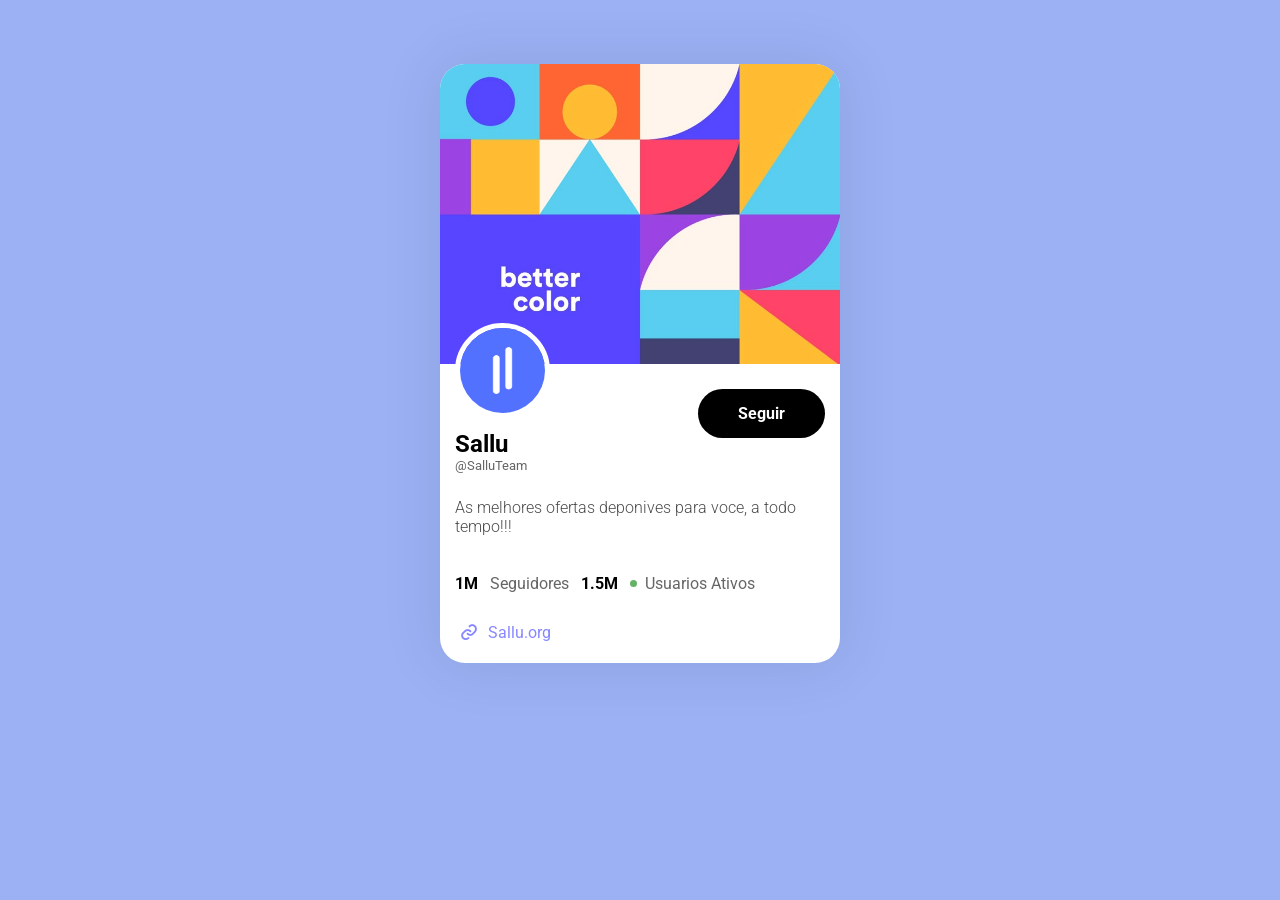
<file: index.html>
<!DOCTYPE html>
<html lang="pt-br">

<head>
    <meta charset="UTF-8">
    <meta name="viewport" content="width=device-width, initial-scale=1.0">
    <link rel="stylesheet" href="css/css.css">
    <link href='https://unpkg.com/boxicons@2.1.4/css/boxicons.min.css' rel='stylesheet'>
    <title>Meu card</title>
</head>

<body>
    <main>
        <article>
            <img src="img/capanova.bmp" class="article-capa-img" alt="article-content">
            <div class="div-btn-logo">
                <div class="user-img-content">
                    <img src="img/Sallu logos.png" alt="user-img">

                    <div class="div-p-user">
                        <h2 id="">Sallu</h2>
                        <p>@SalluTeam</p>
                    </div>
                </div>

                <button>Seguir</button>

            </div>
            <div class="div-content">
                <p class="p-descrisao"> As melhores ofertas deponives para voce, a todo tempo!!! </p>
                <div class="div-rolo">
                    <div class="div-rolo-1">
                        <span id="span-seguindo"></span>
                        <p>Seguidores </p>
                    </div>
                    <div class="div-rolo-1">
                        <span>1.5M</span>
                        <p><span class="span-c"></span> Usuarios Ativos</p>
                    </div>
                </div>
                <div class="div-span-link">
                    <a href="">
                        <i class='bx bx-link'></i> Sallu.org
                    </a>
                </div>
            </div>
        </article>
    </main>

    <script src="js/js.js"></script>
</body>

</html>
</file>
<file: css/css.css>
@import url('https://fonts.googleapis.com/css2?family=Roboto:ital,wght@0,100..900;1,100..900&family=Sen:wght@400..800&display=swap');


* {
    margin: 0;
    padding: 0;
    box-sizing: border-box;
    font-family: "Roboto", serif;
}

:root {

    
    --article_background-color: white;

}

body {
    
   background-color: rgba(79, 118, 237, 0.563);
   
    

}

article {
    margin: 5% auto;
    box-shadow: 0 0 60px 5px rgba(0, 0, 0, 0.083);
    background-color: var(--article_background-color);
    width: 100%;
    max-width: 400px;

    border-radius: 25px;
    

}


article .article-capa-img {
   
    border-radius: 25px 25px 0 0;
    width: 100%;

}

article .div-btn-logo {
    display: flex;
    justify-content: space-between;
    padding: 15PX;
    border-radius: 20px 20px 0 0;
    width: 100%;

}



article .div-btn-logo .user-img-content {
    background-color: transparent;
    position: relative;
    bottom: 60px;
}

article .div-btn-logo .user-img-content h2 {
    font-weight: bolder;
    font-size: x-large;
}

article .div-btn-logo .user-img-content p {
    opacity: 0.6;
    font-size: small;
}

article .div-btn-logo .user-img-content img {
    border-radius: 50%;
    margin-bottom: 8px;
    width: 95px;
    border: 5px solid white;

}

article .div-btn-logo button {
    cursor: pointer;
    display: flex;
    align-self: center;
    border: none;
    border-radius: 25px;
    padding: 15px 40px;
    font-weight: bold;
    background-color: black;
    color: rgb(255, 255, 255);
    position: relative;
    bottom: 45px;
    font-size: medium;
}



article .p-descrisao {
    padding: 0 15px;
    position: relative;
    bottom: 50px;
    opacity: 0.7;
    font-weight: 300;
}

article .div-rolo {
    position: relative;
    bottom: 20px;
    padding: 8px 15px;
    display: flex;
    justify-content: flex-start;
    align-items: center;
    gap: 12px;
}

article .div-rolo span {
    display: flex;
    justify-self: center;
    font-weight: bolder;
}

article .div-rolo p {
    opacity: 0.6;
}

article .div-rolo-1 {

    display: flex;
    justify-content: flex-start;
    align-items: center;
    gap: 12px;
}

article .div-rolo-1 p {
    gap: 8px;
    display: flex;
    justify-content: center;
    align-items: center;
}

article .div-rolo-1 p .span-c {
    background-color: green;
    width: 7px;
    border-radius: 50%;
    height: 7px;
}

article a{
    align-items: center;

   display: inline-flex;
   text-decoration: none;
   color: rgb(135, 135, 255);
   margin-bottom: 20px;
   padding: 0 18px;
   gap: 8px;
}
article a i{
 font-size:22px;
}

@media (max-width : 600px) {

    article {
        margin: unset;
        box-shadow: 0 0 60px 5px rgba(0, 0, 0, 0.083);
       
        width: 100%;
        max-width: unset;
        bottom: 0;
        border-radius:  25px 25px  0 0;
        top: unset;
        left: unset;
        position: absolute;
        transform: unset;
    }

    article .div-btn-logo {
        
        display: flex;
        flex-direction: column;



    }

    article .div-btn-logo button {
        cursor: pointer;
        display: unset;
        width: 100%;
        margin: 20px 0;
        padding: 20px 40px;
    }

}
</file>
